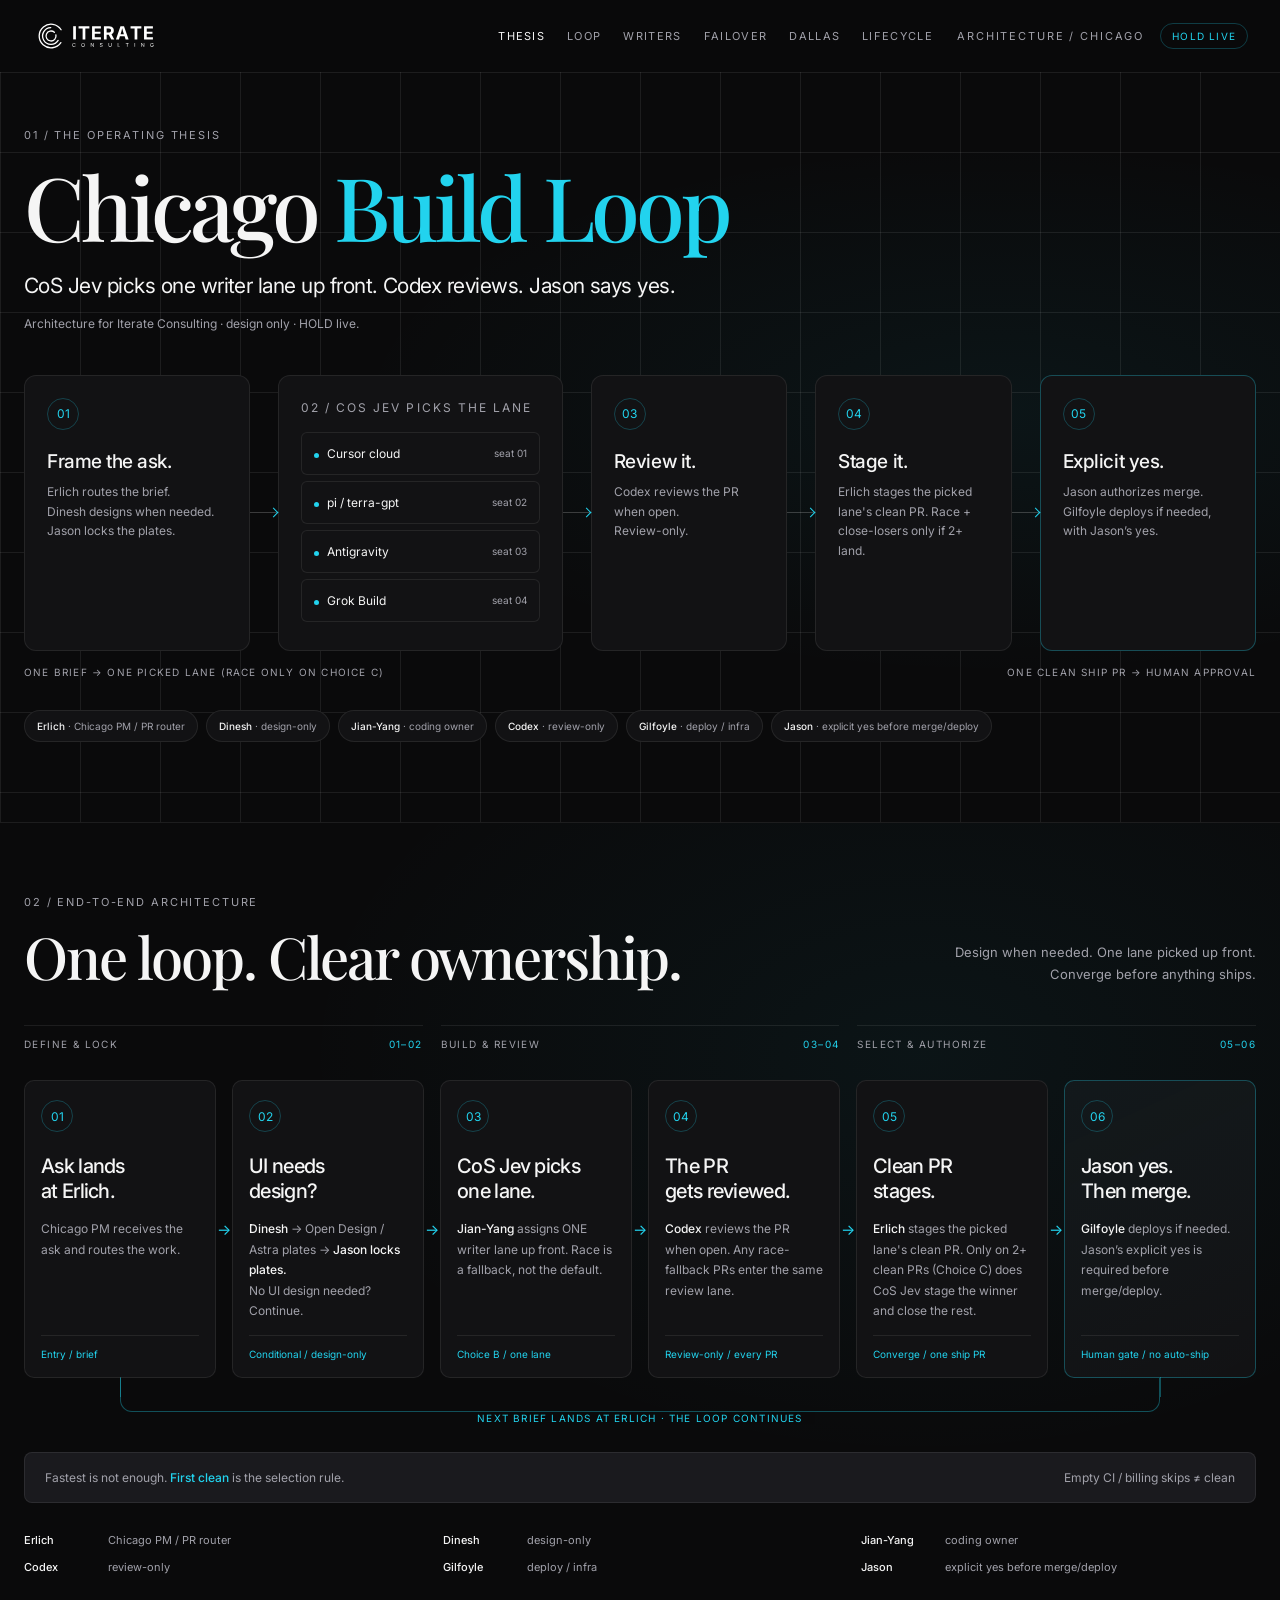
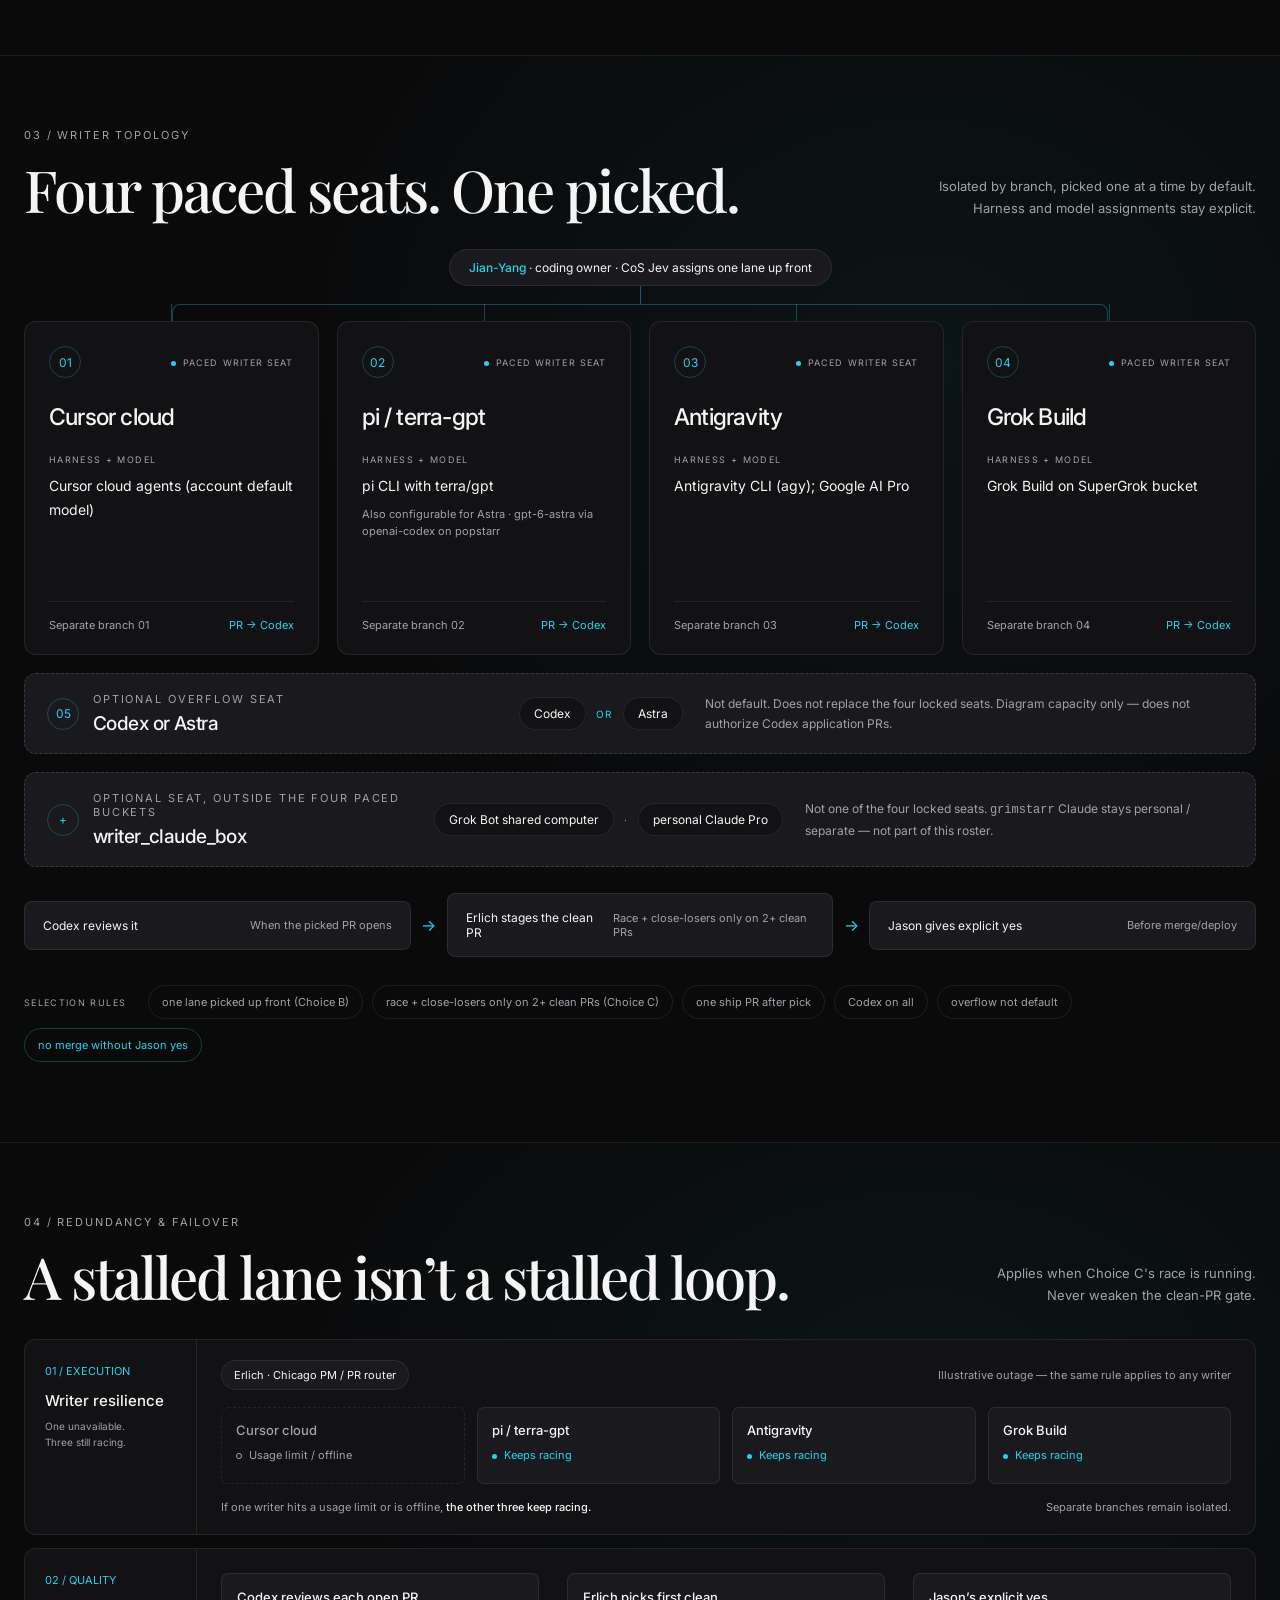
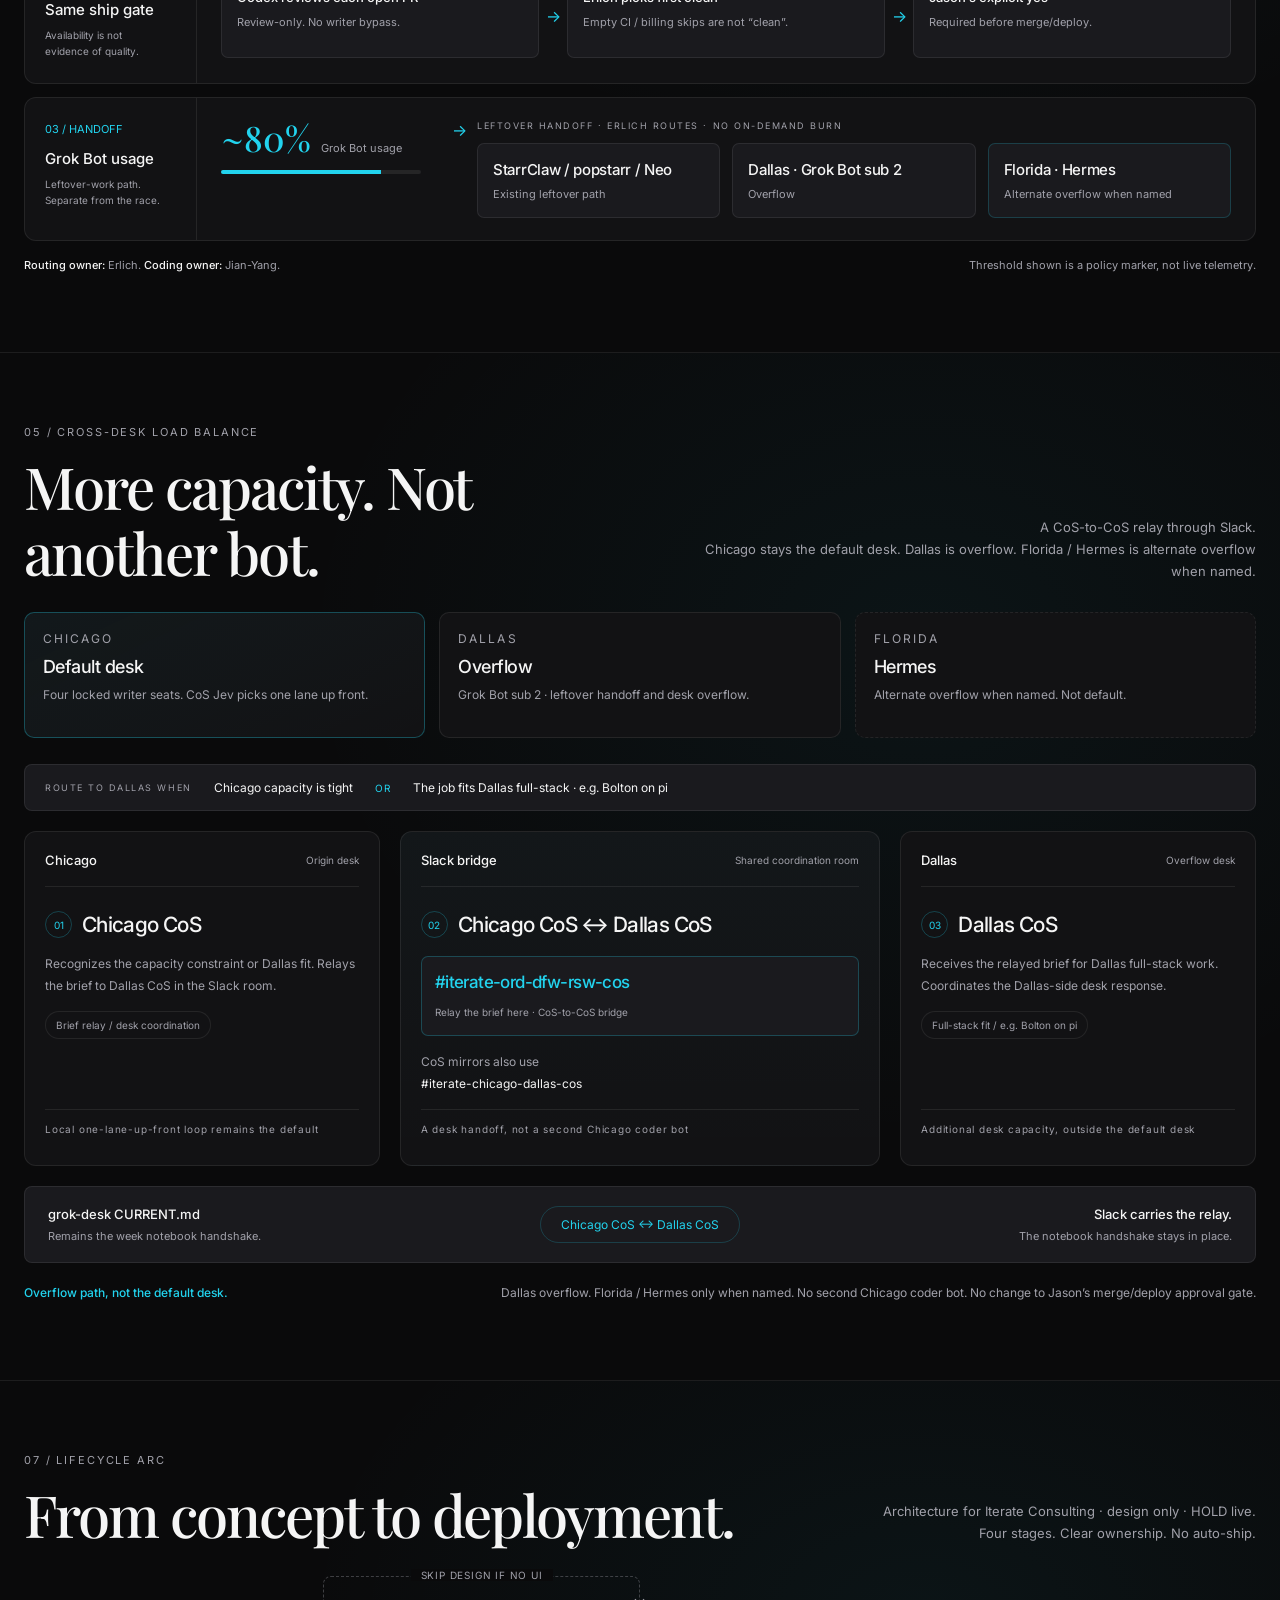
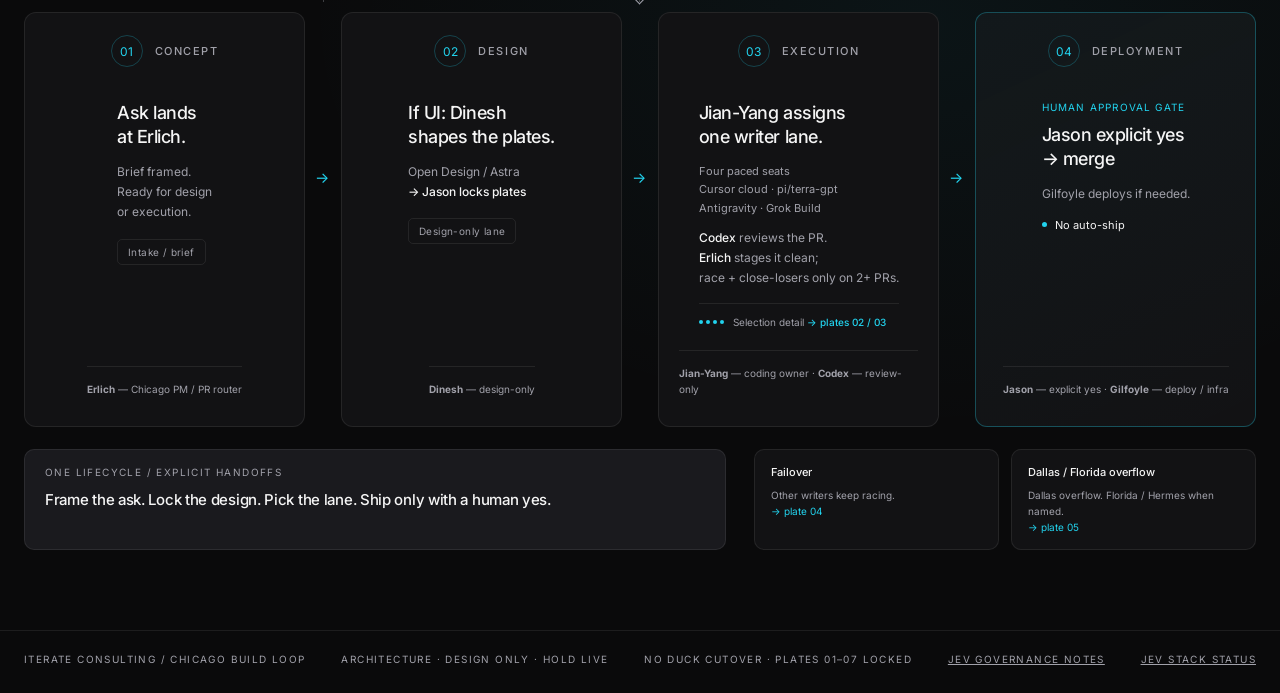
<file: index.html>
<!DOCTYPE html>
<html lang="en">
<head>
  <meta charset="UTF-8">
  <meta name="viewport" content="width=device-width, initial-scale=1">
  <meta name="color-scheme" content="dark">
  <meta name="theme-color" content="#0A0A0B">
  <meta name="robots" content="noindex, nofollow">
  <title>Chicago Build Loop — Iterate Consulting</title>
  <meta name="description" content="Architecture for Iterate Consulting. CoS Jev picks one writer lane up front. Codex reviews. Jason says yes. Design only. HOLD live.">
  <link rel="icon" href="assets/mark.svg" type="image/svg+xml">
  <link rel="preconnect" href="https://fonts.googleapis.com">
  <link rel="preconnect" href="https://fonts.gstatic.com" crossorigin>
  <link href="https://fonts.googleapis.com/css2?family=Inter:wght@400;500;600;700&family=Playfair+Display:wght@400;500;600&display=swap" rel="stylesheet">
  <link rel="stylesheet" href="css/site.css">
</head>
<body>
  <a class="skip" href="#hero">Skip to content</a>

  <header class="site-header" data-site-header>
    <a class="brand" href="#hero">
      <img class="logo" src="assets/lockup-b.svg" alt="Iterate Consulting">
    </a>
    <button class="nav-toggle" type="button" data-nav-toggle aria-expanded="false" aria-controls="site-nav">
      <span class="sr-only">Menu</span>
      <i></i><i></i>
    </button>
    <nav id="site-nav" class="site-nav" data-site-nav aria-label="Sections">
      <a href="#hero">Thesis</a>
      <a href="#loop">Loop</a>
      <a href="#writers">Writers</a>
      <a href="#failover">Failover</a>
      <a href="#dallas">Dallas</a>
      <a href="#lifecycle">Lifecycle</a>
    </nav>
    <div class="header-status">
      <span class="eyebrow">Architecture / Chicago</span>
      <span class="hold">HOLD LIVE</span>
    </div>
  </header>

  <main>
    <section id="hero" class="hero" aria-labelledby="hero-title">
      <div class="wrap">
        <p class="eyebrow">01 / The operating thesis</p>
        <h1 id="hero-title">Chicago <span>Build Loop</span></h1>
        <p class="thesis">CoS Jev picks one writer lane up front. Codex reviews. Jason says yes.</p>
        <p class="subtitle">Architecture for Iterate Consulting · design only · HOLD live.</p>

        <div class="architecture" aria-label="Build architecture overview">
          <article class="panel">
            <div class="number">01</div>
            <h2>Frame the ask.</h2>
            <p>Erlich routes the brief.<br>Dinesh designs when needed.<br>Jason locks the plates.</p>
          </article>
          <div class="connector" aria-hidden="true"></div>
          <article class="panel writer-stack">
            <p class="eyebrow">02 / CoS Jev picks the lane</p>
            <div class="writer"><span><i class="dot"></i>Cursor cloud</span><small>seat 01</small></div>
            <div class="writer"><span><i class="dot"></i>pi / terra-gpt</span><small>seat 02</small></div>
            <div class="writer"><span><i class="dot"></i>Antigravity</span><small>seat 03</small></div>
            <div class="writer"><span><i class="dot"></i>Grok Build</span><small>seat 04</small></div>
          </article>
          <div class="connector" aria-hidden="true"></div>
          <article class="panel">
            <div class="number">03</div>
            <h2>Review it.</h2>
            <p>Codex reviews the PR<br>when open.<br>Review-only.</p>
          </article>
          <div class="connector" aria-hidden="true"></div>
          <article class="panel">
            <div class="number">04</div>
            <h2>Stage it.</h2>
            <p>Erlich stages the picked<br>lane's clean PR. Race +<br>close-losers only if 2+ land.</p>
          </article>
          <div class="connector" aria-hidden="true"></div>
          <article class="panel active">
            <div class="number">05</div>
            <h2>Explicit yes.</h2>
            <p>Jason authorizes merge.<br>Gilfoyle deploys if needed,<br>with Jason’s yes.</p>
          </article>
        </div>

        <div class="diagram-label">
          <span>One brief → one picked lane (race only on Choice C)</span>
          <span>One clean ship PR → human approval</span>
        </div>

        <div class="roles" aria-label="Roles">
          <span class="role"><b>Erlich</b> · Chicago PM / PR router</span>
          <span class="role"><b>Dinesh</b> · design-only</span>
          <span class="role"><b>Jian-Yang</b> · coding owner</span>
          <span class="role"><b>Codex</b> · review-only</span>
          <span class="role"><b>Gilfoyle</b> · deploy / infra</span>
          <span class="role"><b>Jason</b> · explicit yes before merge/deploy</span>
        </div>
      </div>
    </section>

    <section id="loop" class="loop" aria-labelledby="loop-title">
      <div class="wrap">
        <div class="heading">
          <div>
            <p class="eyebrow">02 / End-to-end architecture</p>
            <h2 id="loop-title" class="display">One loop. Clear ownership.</h2>
          </div>
          <p class="lede">Design when needed. One lane picked up front.<br>Converge before anything ships.</p>
        </div>

        <div class="phases">
          <div class="phase"><span>Define &amp; lock</span><b>01–02</b></div>
          <div class="phase"><span>Build &amp; review</span><b>03–04</b></div>
          <div class="phase"><span>Select &amp; authorize</span><b>05–06</b></div>
        </div>

        <div class="cycle" aria-label="Six-step build loop, left-to-right cycle">
          <div class="flow desktop-flow">
            <article class="node">
              <div class="num">01</div>
              <h3>Ask lands<br>at Erlich.</h3>
              <p>Chicago PM receives the ask and routes the work.</p>
              <div class="tag">Entry / brief</div>
            </article>
            <article class="node">
              <div class="num">02</div>
              <h3>UI needs<br>design?</h3>
              <p><strong>Dinesh</strong> → Open Design / Astra plates → <strong>Jason locks plates.</strong><br>No UI design needed? Continue.</p>
              <div class="tag">Conditional / design-only</div>
            </article>
            <article class="node">
              <div class="num">03</div>
              <h3>CoS Jev picks<br>one lane.</h3>
              <p><strong>Jian-Yang</strong> assigns ONE writer lane up front. Race is a fallback, not the default.</p>
              <div class="tag">Choice B / one lane</div>
            </article>
            <article class="node">
              <div class="num">04</div>
              <h3>The PR<br>gets reviewed.</h3>
              <p><strong>Codex</strong> reviews the PR when open. Any race-fallback PRs enter the same review lane.</p>
              <div class="tag">Review-only / every PR</div>
            </article>
            <article class="node">
              <div class="num">05</div>
              <h3>Clean PR<br>stages.</h3>
              <p><strong>Erlich</strong> stages the picked lane's clean PR. Only on 2+ clean PRs (Choice C) does CoS Jev stage the winner and close the rest.</p>
              <div class="tag">Converge / one ship PR</div>
            </article>
            <article class="node final">
              <div class="num">06</div>
              <h3>Jason yes.<br>Then merge.</h3>
              <p><strong>Gilfoyle</strong> deploys if needed. Jason’s explicit yes is required before merge/deploy.</p>
              <div class="tag">Human gate / no auto-ship</div>
            </article>
          </div>
          <p class="cycle-return"><span>Next brief lands at Erlich · the loop continues</span></p>
        </div>

        <ol class="mobile-loop" aria-label="Six-step Chicago build loop">
          <li class="step">
            <span class="num">01</span>
            <div class="card"><h3>Ask lands at Erlich</h3><p>Chicago PM / PR router</p></div>
          </li>
          <li class="step">
            <span class="num">02</span>
            <div class="card"><h3>UI needs design? <span class="role-chip">design-only</span></h3><p>Dinesh → Open Design / Astra plates.<br>Jason locks plates. Otherwise, continue.</p></div>
          </li>
          <li class="step">
            <span class="num">03</span>
            <div class="card">
              <h3>Jian-Yang assigns one lane</h3>
              <p>Coding owner · Choice B, one lane up front</p>
              <div class="writer-tags">
                <span>Cursor cloud</span>
                <span>pi / terra-gpt</span>
                <span>Antigravity</span>
                <span>Grok Build</span>
                <span>writer_claude_box <small>(optional)</small></span>
              </div>
            </div>
          </li>
          <li class="step">
            <span class="num">04</span>
            <div class="card"><h3>Codex reviews the PR <span class="role-chip">review-only</span></h3><p>When open. Any race-fallback PRs get reviewed too.</p></div>
          </li>
          <li class="step">
            <span class="num">05</span>
            <div class="card"><h3>Erlich stages the clean PR</h3><p>Race + close-losers only on 2+ clean PRs (Choice C). Empty CI / billing skips are not “clean”.</p></div>
          </li>
          <li class="step">
            <span class="num">06</span>
            <div class="card last"><h3>Jason yes → merge</h3><p>Gilfoyle · deploy / infra · deploys if needed.<br>Jason: explicit yes before merge/deploy.</p></div>
          </li>
        </ol>

        <div class="loop-head-mobile">
          <span class="eyebrow">The loop / 6 steps</span>
          <span>1 picked lane → 1 ship PR</span>
        </div>

        <div class="guardrail">
          <span>Fastest is not enough. <b>First clean</b> is the selection rule.</span>
          <span>Empty CI / billing skips ≠ clean</span>
        </div>

        <div class="role-grid" aria-label="Exact role assignments">
          <div class="role-row"><b>Erlich</b><span>Chicago PM / PR router</span></div>
          <div class="role-row"><b>Dinesh</b><span>design-only</span></div>
          <div class="role-row"><b>Jian-Yang</b><span>coding owner</span></div>
          <div class="role-row"><b>Codex</b><span>review-only</span></div>
          <div class="role-row"><b>Gilfoyle</b><span>deploy / infra</span></div>
          <div class="role-row"><b>Jason</b><span>explicit yes before merge/deploy</span></div>
        </div>
      </div>
    </section>

    <section id="writers" class="writers" aria-labelledby="writers-title">
      <div class="wrap">
        <div class="heading">
          <div>
            <p class="eyebrow">03 / Writer topology</p>
            <h2 id="writers-title" class="display">Four paced seats. One picked.</h2>
          </div>
          <p class="lede">Isolated by branch, picked one at a time by default.<br>Harness and model assignments stay explicit.</p>
        </div>

        <div class="owner"><span><b>Jian-Yang</b> · coding owner · CoS Jev assigns one lane up front</span></div>
        <div class="bus" aria-hidden="true"></div>

        <div class="cards" aria-label="Four concurrent writer assignments">
          <article class="card">
            <div class="card-top"><span class="num">01</span><span class="parallel">Paced writer seat</span></div>
            <h3>Cursor cloud</h3>
            <p class="label">Harness + model</p>
            <p class="model">Cursor cloud agents (account default model)</p>
            <div class="branch"><span>Separate branch 01</span><span>PR → Codex</span></div>
          </article>
          <article class="card">
            <div class="card-top"><span class="num">02</span><span class="parallel">Paced writer seat</span></div>
            <h3>pi / terra-gpt</h3>
            <p class="label">Harness + model</p>
            <p class="model">pi CLI with terra/gpt <small class="config-note">Also configurable for Astra · gpt-6-astra via openai-codex on popstarr</small></p>
            <div class="branch"><span>Separate branch 02</span><span>PR → Codex</span></div>
          </article>
          <article class="card">
            <div class="card-top"><span class="num">03</span><span class="parallel">Paced writer seat</span></div>
            <h3>Antigravity</h3>
            <p class="label">Harness + model</p>
            <p class="model">Antigravity CLI (agy); Google AI Pro</p>
            <div class="branch"><span>Separate branch 03</span><span>PR → Codex</span></div>
          </article>
          <article class="card">
            <div class="card-top"><span class="num">04</span><span class="parallel">Paced writer seat</span></div>
            <h3>Grok Build</h3>
            <p class="label">Harness + model</p>
            <p class="model">Grok Build on SuperGrok bucket</p>
            <div class="branch"><span>Separate branch 04</span><span>PR → Codex</span></div>
          </article>
        </div>

        <aside class="overflow" aria-label="Optional fifth overflow seat">
          <div class="overflow-id">
            <span class="num">05</span>
            <div>
              <p class="eyebrow">Optional overflow seat</p>
              <h3>Codex or Astra</h3>
            </div>
          </div>
          <div class="choices" aria-label="Overflow choices">
            <span class="choice">Codex</span>
            <span class="or">or</span>
            <span class="choice">Astra</span>
          </div>
          <p class="overflow-copy">Not default. Does not replace the four locked seats. Diagram capacity only — does not authorize Codex application PRs.</p>
        </aside>

        <aside class="overflow" aria-label="Optional writer_claude_box seat">
          <div class="overflow-id">
            <span class="num">+</span>
            <div>
              <p class="eyebrow">Optional seat, outside the four paced buckets</p>
              <h3>writer_claude_box</h3>
            </div>
          </div>
          <div class="choices" aria-label="writer_claude_box detail">
            <span class="choice">Grok Bot shared computer</span>
            <span class="or">·</span>
            <span class="choice">personal Claude Pro</span>
          </div>
          <p class="overflow-copy">Not one of the four locked seats. <code>grimstarr</code> Claude stays personal / separate — not part of this roster.</p>
        </aside>

        <div class="review" aria-label="Selection and convergence">
          <div class="stage"><span>Codex reviews it</span><small>When the picked PR opens</small></div>
          <div class="arrow" aria-hidden="true">→</div>
          <div class="stage"><span>Erlich stages the clean PR</span><small>Race + close-losers only on 2+ clean PRs</small></div>
          <div class="arrow" aria-hidden="true">→</div>
          <div class="stage"><span>Jason gives explicit yes</span><small>Before merge/deploy</small></div>
        </div>

        <div class="rules">
          <span class="label">Selection rules</span>
          <span class="chip">one lane picked up front (Choice B)</span>
          <span class="chip">race + close-losers only on 2+ clean PRs (Choice C)</span>
          <span class="chip">one ship PR after pick</span>
          <span class="chip">Codex on all</span>
          <span class="chip">overflow not default</span>
          <span class="chip last">no merge without Jason yes</span>
        </div>
      </div>
    </section>

    <section id="failover" class="failover" aria-labelledby="failover-title">
      <div class="wrap">
        <div class="heading">
          <div>
            <p class="eyebrow">04 / Redundancy &amp; failover</p>
            <h2 id="failover-title" class="display">A stalled lane isn’t a stalled loop.</h2>
          </div>
          <p class="lede">Applies when Choice C's race is running.<br>Never weaken the clean-PR gate.</p>
        </div>

        <div class="layers" aria-label="Layered redundancy architecture">
          <article class="layer">
            <div class="layer-label">
              <span class="index">01 / EXECUTION</span>
              <h3>Writer resilience</h3>
              <p>One unavailable.<br>Three still racing.</p>
            </div>
            <div class="race">
              <div class="race-top">
                <span class="pill">Erlich · Chicago PM / PR router</span>
                <span>Illustrative outage — the same rule applies to any writer</span>
              </div>
              <div class="writer-row">
                <div class="writer unavailable"><strong>Cursor cloud</strong><small>Usage limit / offline</small></div>
                <div class="writer"><strong>pi / terra-gpt</strong><small>Keeps racing</small></div>
                <div class="writer"><strong>Antigravity</strong><small>Keeps racing</small></div>
                <div class="writer"><strong>Grok Build</strong><small>Keeps racing</small></div>
              </div>
              <div class="race-bottom">
                <span>If one writer hits a usage limit or is offline, <b>the other three keep racing.</b></span>
                <span>Separate branches remain isolated.</span>
              </div>
            </div>
          </article>

          <article class="layer">
            <div class="layer-label">
              <span class="index">02 / QUALITY</span>
              <h3>Same ship gate</h3>
              <p>Availability is not<br>evidence of quality.</p>
            </div>
            <div class="gates">
              <div class="gate"><h4>Codex reviews each open PR</h4><p>Review-only. No writer bypass.</p></div>
              <div class="arrow" aria-hidden="true">→</div>
              <div class="gate"><h4>Erlich picks first clean</h4><p>Empty CI / billing skips are not “clean”.</p></div>
              <div class="arrow" aria-hidden="true">→</div>
              <div class="gate"><h4>Jason’s explicit yes</h4><p>Required before merge/deploy.</p></div>
            </div>
          </article>

          <article class="layer">
            <div class="layer-label">
              <span class="index">03 / HANDOFF</span>
              <h3>Grok Bot usage</h3>
              <p>Leftover-work path.<br>Separate from the race.</p>
            </div>
            <div class="handoff">
              <div class="threshold">
                <strong>~80%</strong><span>Grok Bot usage</span>
                <div class="meter" aria-label="Illustrative threshold: approximately 80 percent"><i></i></div>
              </div>
              <div class="arrow" aria-hidden="true">→</div>
              <div class="destinations">
                <p class="eyebrow">Leftover handoff · Erlich routes · no on-demand burn</p>
                <div class="dest-grid">
                  <div class="destination">
                    <h4>StarrClaw / popstarr / Neo</h4>
                    <p>Existing leftover path</p>
                  </div>
                  <div class="destination">
                    <h4>Dallas · Grok Bot sub 2</h4>
                    <p>Overflow</p>
                  </div>
                  <div class="destination named">
                    <h4>Florida · Hermes</h4>
                    <p>Alternate overflow when named</p>
                  </div>
                </div>
              </div>
            </div>
          </article>
        </div>

        <div class="note">
          <span><b>Routing owner:</b> Erlich. <b>Coding owner:</b> Jian-Yang.</span>
          <span>Threshold shown is a policy marker, not live telemetry.</span>
        </div>
      </div>
    </section>

    <section id="dallas" class="dallas" aria-labelledby="dallas-title">
      <div class="wrap">
        <div class="heading">
          <div>
            <p class="eyebrow">05 / Cross-desk load balance</p>
            <h2 id="dallas-title" class="display">More capacity. Not another bot.</h2>
          </div>
          <p class="lede">A CoS-to-CoS relay through Slack.<br>Chicago stays the default desk. Dallas is overflow. Florida / Hermes is alternate overflow when named.</p>
        </div>

        <div class="desk-map" aria-label="Desk routing">
          <article class="desk default">
            <p class="eyebrow">Chicago</p>
            <h3>Default desk</h3>
            <p>Four locked writer seats. CoS Jev picks one lane up front.</p>
          </article>
          <article class="desk">
            <p class="eyebrow">Dallas</p>
            <h3>Overflow</h3>
            <p>Grok Bot sub 2 · leftover handoff and desk overflow.</p>
          </article>
          <article class="desk optional" id="florida">
            <p class="eyebrow">Florida</p>
            <h3>Hermes</h3>
            <p>Alternate overflow when named. Not default.</p>
          </article>
        </div>

        <div class="trigger">
          <span class="eyebrow">Route to Dallas when</span>
          <span>Chicago capacity is tight</span>
          <span class="or">OR</span>
          <span>The job fits Dallas full-stack · e.g. Bolton on pi</span>
        </div>

        <div class="swimlanes" aria-label="Chicago, Slack bridge, and Dallas swimlanes">
          <article class="lane">
            <div class="lane-head"><h3>Chicago</h3><span>Origin desk</span></div>
            <div class="step">
              <div class="step-top"><span class="num">01</span><h4>Chicago CoS</h4></div>
              <p>Recognizes the capacity constraint or Dallas fit. Relays the brief to Dallas CoS in the Slack room.</p>
              <span class="role">Brief relay / desk coordination</span>
            </div>
            <p class="lane-foot">Local one-lane-up-front loop remains the default</p>
          </article>
          <article class="lane bridge">
            <div class="lane-head"><h3>Slack bridge</h3><span>Shared coordination room</span></div>
            <div class="step">
              <div class="step-top"><span class="num">02</span><h4>Chicago CoS ↔ Dallas CoS</h4></div>
              <div class="channel">
                <strong>#iterate-ord-dfw-rsw-cos</strong>
                <span>Relay the brief here · CoS-to-CoS bridge</span>
              </div>
              <p class="mirror">CoS mirrors also use<br><b>#iterate-chicago-dallas-cos</b></p>
            </div>
            <p class="lane-foot">A desk handoff, not a second Chicago coder bot</p>
          </article>
          <article class="lane">
            <div class="lane-head"><h3>Dallas</h3><span>Overflow desk</span></div>
            <div class="step">
              <div class="step-top"><span class="num">03</span><h4>Dallas CoS</h4></div>
              <p>Receives the relayed brief for Dallas full-stack work. Coordinates the Dallas-side desk response.</p>
              <span class="role">Full-stack fit / e.g. Bolton on pi</span>
            </div>
            <p class="lane-foot">Additional desk capacity, outside the default desk</p>
          </article>
        </div>

        <div class="notebook" aria-label="Week notebook handshake">
          <div>
            <h3>grok-desk CURRENT.md</h3>
            <p>Remains the week notebook handshake.</p>
          </div>
          <div class="center">Chicago CoS ↔ Dallas CoS</div>
          <div class="right">
            <h3>Slack carries the relay.</h3>
            <p>The notebook handshake stays in place.</p>
          </div>
        </div>

        <div class="boundary">
          <b>Overflow path, not the default desk.</b>
          <span>Dallas overflow. Florida / Hermes only when named. No second Chicago coder bot. No change to Jason’s merge/deploy approval gate.</span>
        </div>
      </div>
    </section>

    <section id="lifecycle" class="lifecycle" aria-labelledby="lifecycle-title">
      <div class="wrap">
        <div class="heading">
          <div>
            <p class="eyebrow">07 / Lifecycle arc</p>
            <h2 id="lifecycle-title" class="display">From concept to deployment.</h2>
          </div>
          <p class="lede">Architecture for Iterate Consulting · design only · HOLD live.<br>Four stages. Clear ownership. No auto-ship.</p>
        </div>

        <div class="arc" aria-label="Concept to Design to Execution to Deployment">
          <div class="skip-arc"><span>Skip design if no UI</span></div>
          <div class="stages">
            <article class="stage">
              <div class="stage-top"><span class="number">01</span><h3>Concept</h3></div>
              <div class="content">
                <p class="lead">Ask lands<br>at Erlich.</p>
                <p class="detail">Brief framed.<br>Ready for design<br>or execution.</p>
                <span class="lane-label">Intake / brief</span>
              </div>
              <p class="role"><strong>Erlich</strong> — Chicago PM / PR router</p>
            </article>
            <article class="stage">
              <div class="stage-top"><span class="number">02</span><h3>Design</h3></div>
              <div class="content">
                <p class="lead">If UI: Dinesh<br>shapes the plates.</p>
                <p class="detail">Open Design / Astra<br><strong>→ Jason locks plates</strong></p>
                <span class="lane-label">Design-only lane</span>
              </div>
              <p class="role"><strong>Dinesh</strong> — design-only</p>
            </article>
            <article class="stage">
              <div class="stage-top"><span class="number">03</span><h3>Execution</h3></div>
              <div class="content">
                <p class="lead">Jian-Yang assigns<br>one writer lane.</p>
                <p class="writer-list">Four paced seats<br>Cursor cloud · pi/terra-gpt<br>Antigravity · Grok Build</p>
                <p class="detail"><strong>Codex</strong> reviews the PR.<br><strong>Erlich</strong> stages it clean;<br>race + close-losers only on 2+ PRs.</p>
                <p class="race"><span class="dots" aria-label="Four paced writer seats"><i></i><i></i><i></i><i></i></span><span>Selection detail <b>→ plates 02 / 03</b></span></p>
              </div>
              <p class="role"><strong>Jian-Yang</strong> — coding owner · <strong>Codex</strong> — review-only</p>
            </article>
            <article class="stage final">
              <div class="stage-top"><span class="number">04</span><h3>Deployment</h3></div>
              <div class="content">
                <p class="gate">Human approval gate</p>
                <p class="lead">Jason explicit yes<br>→ merge</p>
                <p class="detail">Gilfoyle deploys if needed.</p>
                <p class="no-ship">No auto-ship</p>
              </div>
              <p class="role"><strong>Jason</strong> — explicit yes · <strong>Gilfoyle</strong> — deploy / infra</p>
            </article>
          </div>
        </div>

        <div class="lower" aria-label="Lifecycle principles and side paths">
          <div class="principle">
            <p class="small-label">One lifecycle / explicit handoffs</p>
            <p>Frame the ask. Lock the design. Pick the lane. Ship only with a human yes.</p>
          </div>
          <div class="sidepaths">
            <a class="sidepath" href="#failover">
              <p class="label">Failover</p>
              <p>Other writers keep racing.<br><span>→ plate 04</span></p>
            </a>
            <a class="sidepath" href="#dallas">
              <p class="label">Dallas / Florida overflow</p>
              <p>Dallas overflow. Florida / Hermes when named.<br><span>→ plate 05</span></p>
            </a>
          </div>
        </div>
      </div>
    </section>
  </main>

  <footer class="site-footer">
    <div class="wrap">
      <span>Iterate Consulting / Chicago Build Loop</span>
      <span>Architecture · design only · HOLD live</span>
      <span>No Duck cutover · plates 01–07 locked</span>
      <span><a href="jev.html">Jev governance notes</a></span>
      <span><a href="/jev-stack/">Jev stack status</a></span>
    </div>
  </footer>

  <script src="js/site.js"></script>
</body>
</html>
</file>
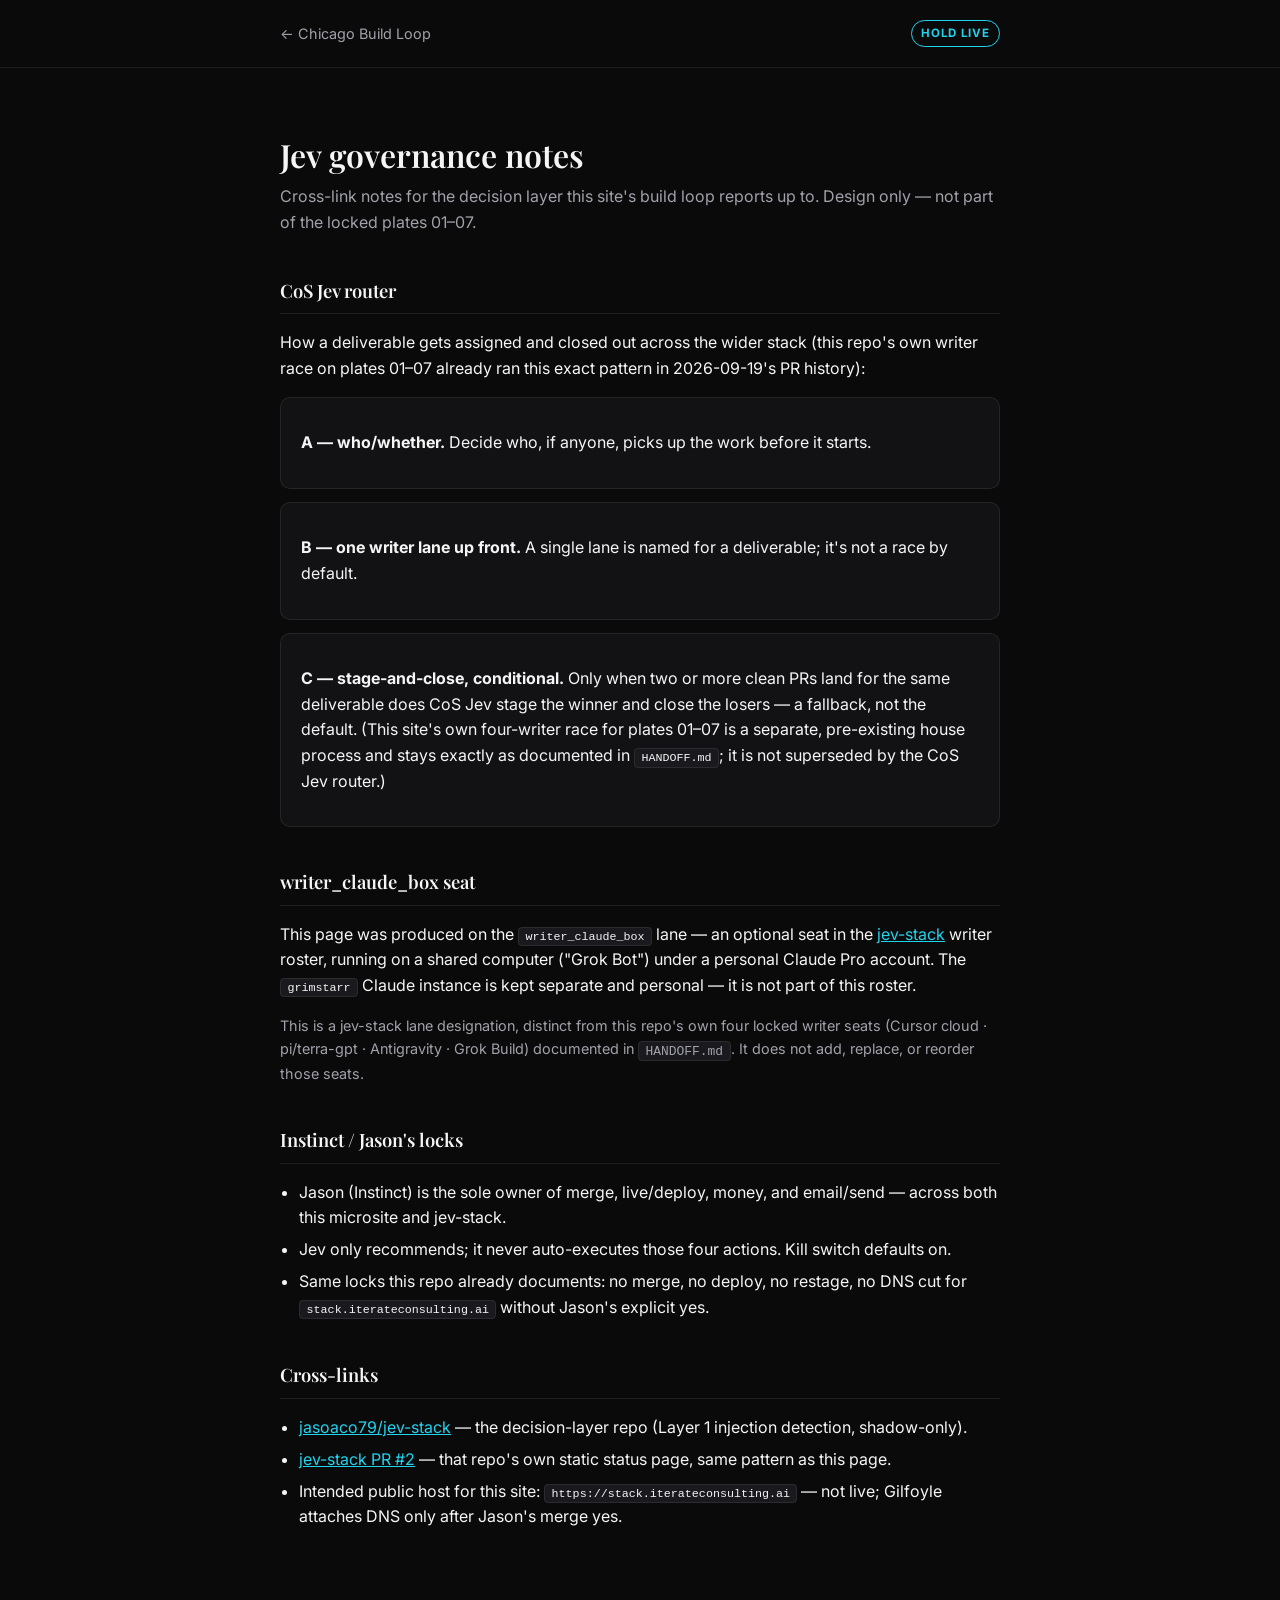
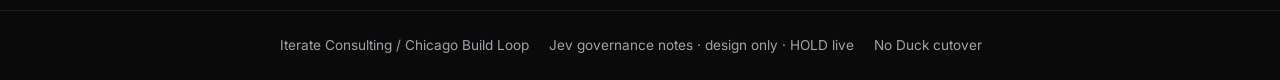
<file: jev.html>
<!DOCTYPE html>
<html lang="en">
<head>
  <meta charset="UTF-8">
  <meta name="viewport" content="width=device-width, initial-scale=1">
  <meta name="color-scheme" content="dark">
  <meta name="theme-color" content="#0A0A0B">
  <meta name="robots" content="noindex, nofollow">
  <title>Jev governance notes — Chicago Build Loop</title>
  <meta name="description" content="Cross-link notes: CoS Jev router, writer_claude_box seat, and Instinct/Jason's exclusive locks. Design only. HOLD live.">
  <link rel="icon" href="assets/mark.svg" type="image/svg+xml">
  <link rel="preconnect" href="https://fonts.googleapis.com">
  <link rel="preconnect" href="https://fonts.gstatic.com" crossorigin>
  <link href="https://fonts.googleapis.com/css2?family=Inter:wght@400;500;600;700&family=Playfair+Display:wght@400;500;600&display=swap" rel="stylesheet">
  <style>
    :root {
      --void: #0A0A0B;
      --panel: #121214;
      --raised: #1A1A1E;
      --hairline: rgba(255,255,255,0.08);
      --text: #F5F5F5;
      --muted: #A1A1AA;
      --accent: #22D3EE;
    }
    * { box-sizing: border-box; }
    body {
      margin: 0;
      background: var(--void);
      color: var(--text);
      font-family: Inter, -apple-system, BlinkMacSystemFont, sans-serif;
      line-height: 1.6;
    }
    .wrap { max-width: 760px; margin: 0 auto; padding: 0 1.25rem; }
    header.top {
      border-bottom: 1px solid var(--hairline);
      padding: 1.25rem 0;
    }
    header.top .wrap { display: flex; align-items: center; justify-content: space-between; gap: 1rem; flex-wrap: wrap; }
    header.top a.back { color: var(--muted); text-decoration: none; font-size: 0.9rem; }
    header.top a.back:hover { color: var(--accent); }
    .hold {
      font-size: 0.72rem;
      font-weight: 700;
      letter-spacing: 0.06em;
      color: var(--accent);
      border: 1px solid var(--accent);
      border-radius: 999px;
      padding: 0.2rem 0.6rem;
    }
    main { padding: 2.5rem 0 4rem; }
    h1 { font-family: "Playfair Display", serif; font-weight: 600; font-size: 2rem; margin-bottom: 0.25rem; }
    .subtitle { color: var(--muted); margin-top: 0; }
    h2 {
      font-family: "Playfair Display", serif;
      font-weight: 600;
      font-size: 1.15rem;
      margin-top: 2.5rem;
      border-bottom: 1px solid var(--hairline);
      padding-bottom: 0.5rem;
    }
    .card {
      background: var(--panel);
      border: 1px solid var(--hairline);
      border-radius: 10px;
      padding: 1rem 1.25rem;
      margin: 0.85rem 0;
    }
    .card strong { color: var(--text); }
    ul { padding-left: 1.2rem; }
    li { margin: 0.4rem 0; color: var(--text); }
    code {
      background: var(--raised);
      border: 1px solid var(--hairline);
      border-radius: 4px;
      padding: 0.1rem 0.4rem;
      font-size: 0.9em;
    }
    a { color: var(--accent); }
    .note { color: var(--muted); font-size: 0.9rem; }
    footer.site-footer {
      border-top: 1px solid var(--hairline);
      padding: 1.5rem 0;
      color: var(--muted);
      font-size: 0.85rem;
    }
    footer.site-footer .wrap { display: flex; gap: 1.25rem; flex-wrap: wrap; }
  </style>
</head>
<body>
  <header class="top">
    <div class="wrap">
      <a class="back" href="index.html">&larr; Chicago Build Loop</a>
      <span class="hold">HOLD LIVE</span>
    </div>
  </header>

  <main>
    <div class="wrap">
      <h1>Jev governance notes</h1>
      <p class="subtitle">Cross-link notes for the decision layer this site's build loop reports up to. Design only — not part of the locked plates 01&ndash;07.</p>

      <section>
        <h2>CoS Jev router</h2>
        <p>How a deliverable gets assigned and closed out across the wider stack (this repo's own writer race on plates 01&ndash;07 already ran this exact pattern in 2026-09-19's PR history):</p>
        <div class="card">
          <p><strong>A &mdash; who/whether.</strong> Decide who, if anyone, picks up the work before it starts.</p>
        </div>
        <div class="card">
          <p><strong>B &mdash; one writer lane up front.</strong> A single lane is named for a deliverable; it's not a race by default.</p>
        </div>
        <div class="card">
          <p><strong>C &mdash; stage-and-close, conditional.</strong> Only when two or more clean PRs land for the same deliverable does CoS Jev stage the winner and close the losers &mdash; a fallback, not the default. (This site's own four-writer race for plates 01&ndash;07 is a separate, pre-existing house process and stays exactly as documented in <code>HANDOFF.md</code>; it is not superseded by the CoS Jev router.)</p>
        </div>
      </section>

      <section>
        <h2>writer_claude_box seat</h2>
        <p>
          This page was produced on the <code>writer_claude_box</code> lane &mdash; an
          optional seat in the <a href="https://github.com/jasoaco79/jev-stack">jev-stack</a>
          writer roster, running on a shared computer ("Grok Bot") under a personal
          Claude Pro account. The <code>grimstarr</code> Claude instance is kept
          separate and personal &mdash; it is not part of this roster.
        </p>
        <p class="note">
          This is a jev-stack lane designation, distinct from this repo's own four
          locked writer seats (Cursor cloud &middot; pi/terra-gpt &middot; Antigravity &middot;
          Grok Build) documented in <code>HANDOFF.md</code>. It does not add, replace, or
          reorder those seats.
        </p>
      </section>

      <section>
        <h2>Instinct / Jason's locks</h2>
        <ul>
          <li>Jason (Instinct) is the sole owner of merge, live/deploy, money, and email/send &mdash; across both this microsite and jev-stack.</li>
          <li>Jev only recommends; it never auto-executes those four actions. Kill switch defaults on.</li>
          <li>Same locks this repo already documents: no merge, no deploy, no restage, no DNS cut for <code>stack.iterateconsulting.ai</code> without Jason's explicit yes.</li>
        </ul>
      </section>

      <section>
        <h2>Cross-links</h2>
        <ul>
          <li><a href="https://github.com/jasoaco79/jev-stack">jasoaco79/jev-stack</a> &mdash; the decision-layer repo (Layer 1 injection detection, shadow-only).</li>
          <li><a href="https://github.com/jasoaco79/jev-stack/pull/2">jev-stack PR #2</a> &mdash; that repo's own static status page, same pattern as this page.</li>
          <li>Intended public host for this site: <code>https://stack.iterateconsulting.ai</code> &mdash; not live; Gilfoyle attaches DNS only after Jason's merge yes.</li>
        </ul>
      </section>
    </div>
  </main>

  <footer class="site-footer">
    <div class="wrap">
      <span>Iterate Consulting / Chicago Build Loop</span>
      <span>Jev governance notes · design only · HOLD live</span>
      <span>No Duck cutover</span>
    </div>
  </footer>
</body>
</html>
</file>
<file: css/site.css>
:root {
  --bg: #0A0A0B;
  --panel: #121214;
  --raised: #1A1A1E;
  --line: rgba(255, 255, 255, 0.08);
  --accent: #22D3EE;
  --text: #F5F5F5;
  --muted: #A1A1AA;
  --header: 72px;
  --wrap: 1312px;
}

* { box-sizing: border-box; }

html {
  scroll-behavior: smooth;
  color-scheme: dark;
}

html, body {
  margin: 0;
  background: var(--bg);
  color: var(--text);
  font-family: Inter, system-ui, sans-serif;
}

body.nav-open { overflow: hidden; }

img { max-width: 100%; display: block; }

a { color: inherit; }

.sr-only {
  position: absolute;
  width: 1px;
  height: 1px;
  padding: 0;
  margin: -1px;
  overflow: hidden;
  clip: rect(0, 0, 0, 0);
  white-space: nowrap;
  border: 0;
}

.skip {
  position: absolute;
  left: 16px;
  top: -40px;
  z-index: 40;
  background: var(--raised);
  color: var(--text);
  padding: 8px 12px;
  border-radius: 6px;
}

.skip:focus { top: 16px; }

.wrap {
  width: min(var(--wrap), calc(100% - 48px));
  margin: 0 auto;
}

.eyebrow {
  font-size: 11px;
  letter-spacing: 0.17em;
  text-transform: uppercase;
  color: var(--muted);
  margin: 0;
}

.hold {
  color: var(--accent);
  border: 1px solid rgba(34, 211, 238, 0.25);
  border-radius: 20px;
  padding: 6px 11px;
  font-size: 10px;
  letter-spacing: 0.12em;
  white-space: nowrap;
}

.display {
  font: 500 58px/1.15 "Playfair Display", Georgia, serif;
  letter-spacing: -0.035em;
  margin: 14px 0 0;
}

.heading {
  display: flex;
  align-items: flex-end;
  justify-content: space-between;
  gap: 32px;
}

.lede {
  font-size: 13px;
  line-height: 1.7;
  color: var(--muted);
  margin: 0 0 4px;
  text-align: right;
}

.num,
.number {
  width: 32px;
  height: 32px;
  border: 1px solid rgba(34, 211, 238, 0.25);
  border-radius: 50%;
  display: flex;
  align-items: center;
  justify-content: center;
  font-size: 12px;
  color: var(--accent);
  flex-shrink: 0;
}

/* Header */

.site-header {
  position: sticky;
  top: 0;
  z-index: 20;
  min-height: var(--header);
  display: flex;
  align-items: center;
  gap: 24px;
  padding: 16px 32px;
  background: rgba(10, 10, 11, 0.92);
  border-bottom: 1px solid transparent;
  backdrop-filter: blur(16px);
}

.site-header.is-scrolled { border-bottom-color: var(--line); }

.brand { display: flex; align-items: center; flex-shrink: 0; }

.logo {
  width: 210px;
  height: 38px;
  object-fit: contain;
  object-position: left;
}

.site-nav {
  display: flex;
  gap: 22px;
  margin-left: auto;
}

.site-nav a {
  font-size: 11px;
  letter-spacing: 0.12em;
  text-transform: uppercase;
  color: var(--muted);
  text-decoration: none;
}

.site-nav a:hover,
.site-nav a.is-active {
  color: var(--text);
}

.header-status {
  display: flex;
  gap: 16px;
  align-items: center;
  flex-shrink: 0;
}

.nav-toggle {
  display: none;
  width: 40px;
  height: 40px;
  margin-left: auto;
  background: transparent;
  border: 1px solid var(--line);
  border-radius: 8px;
  padding: 0;
}

.nav-toggle i {
  display: block;
  width: 16px;
  height: 1px;
  margin: 5px auto;
  background: var(--text);
}

/* Shared section chrome */

section {
  position: relative;
  padding: 72px 0 80px;
  border-top: 1px solid var(--line);
  scroll-margin-top: calc(var(--header) + 8px);
}

section:before {
  content: "";
  position: absolute;
  inset: 0;
  pointer-events: none;
  background: radial-gradient(ellipse at 72% 28%, rgba(34, 211, 238, 0.05), transparent 48%);
}

.hero { border-top: 0; padding-top: 56px; }

.hero:before {
  background:
    linear-gradient(var(--line) 1px, transparent 1px),
    linear-gradient(90deg, var(--line) 1px, transparent 1px),
    radial-gradient(ellipse at 78% 45%, rgba(34, 211, 238, 0.055), transparent 46%);
  background-size: 80px 80px, 80px 80px, auto;
  opacity: 1;
}

.hero .wrap,
.loop .wrap,
.writers .wrap,
.failover .wrap,
.dallas .wrap,
.lifecycle .wrap { position: relative; }

/* Hero */

.hero h1 {
  font: 500 clamp(46px, 7vw, 88px)/1.05 "Playfair Display", Georgia, serif;
  letter-spacing: -0.045em;
  margin: 18px 0;
}

.hero h1 span { color: var(--accent); }

.thesis {
  font-size: 21px;
  line-height: 1.5;
  margin: 0 0 14px;
  letter-spacing: -0.025em;
}

.subtitle {
  font-size: 12px;
  color: var(--muted);
  margin: 0;
}

.architecture {
  margin-top: 44px;
  display: grid;
  grid-template-columns: minmax(180px, 1.15fr) 28px minmax(220px, 1.45fr) 28px minmax(160px, 1fr) 28px minmax(160px, 1fr) 28px minmax(180px, 1.1fr);
  align-items: stretch;
}

.architecture .panel {
  border: 1px solid var(--line);
  background: var(--panel);
  border-radius: 12px;
  padding: 22px;
  min-height: 204px;
}

.architecture .panel.active { border-color: rgba(34, 211, 238, 0.3); }

.architecture .number { margin-bottom: 20px; }

.architecture h2 {
  font-size: 19px;
  font-weight: 500;
  margin: 0 0 9px;
  letter-spacing: -0.025em;
}

.architecture p {
  font-size: 12px;
  color: var(--muted);
  line-height: 1.65;
  margin: 0;
}

.connector {
  height: 1px;
  background: rgba(255, 255, 255, 0.2);
  align-self: center;
  position: relative;
}

.connector:after {
  content: "";
  position: absolute;
  right: 1px;
  top: -3px;
  width: 6px;
  height: 6px;
  border-top: 1px solid var(--accent);
  border-right: 1px solid var(--accent);
  transform: rotate(45deg);
}

.writer-stack {
  background: var(--raised);
  padding: 17px;
}

.writer-stack .eyebrow { margin: 0 0 14px; }

.writer {
  height: 43px;
  background: var(--panel);
  border: 1px solid var(--line);
  border-radius: 6px;
  display: flex;
  align-items: center;
  justify-content: space-between;
  padding: 0 12px;
  margin: 6px 0;
  font-size: 12px;
}

.writer small { color: var(--muted); font-size: 10px; }

.dot {
  display: inline-block;
  width: 5px;
  height: 5px;
  background: var(--accent);
  border-radius: 50%;
  margin-right: 8px;
}

.diagram-label {
  margin-top: 15px;
  display: flex;
  justify-content: space-between;
  color: var(--muted);
  font-size: 10px;
  letter-spacing: 0.12em;
  text-transform: uppercase;
}

.roles {
  display: flex;
  flex-wrap: wrap;
  gap: 8px;
  margin-top: 32px;
}

.role {
  font-size: 10px;
  color: var(--muted);
  padding: 9px 12px;
  border: 1px solid var(--line);
  border-radius: 30px;
  background: var(--panel);
}

.role b { color: var(--text); font-weight: 500; }

/* Loop */

.phases {
  display: grid;
  grid-template-columns: 2fr 2fr 2fr;
  gap: 18px;
  margin: 36px 0 18px;
}

.phase {
  padding: 12px 0;
  border-top: 1px solid var(--line);
  display: flex;
  justify-content: space-between;
  font-size: 10px;
  letter-spacing: 0.14em;
  text-transform: uppercase;
  color: var(--muted);
}

.phase b { color: var(--accent); font-weight: 400; }

.cycle {
  position: relative;
  padding-bottom: 8px;
}

.desktop-flow {
  display: grid;
  grid-template-columns: repeat(6, minmax(0, 1fr));
  gap: 16px;
  position: relative;
  z-index: 1;
}

.node {
  min-height: 298px;
  padding: 19px 16px;
  background: var(--panel);
  border: 1px solid var(--line);
  border-radius: 10px;
  position: relative;
}

.node:not(:last-child):after {
  content: "→";
  position: absolute;
  right: -17px;
  top: 139px;
  width: 17px;
  text-align: center;
  color: var(--accent);
  z-index: 2;
  font-size: 15px;
}

.cycle .node:first-child:before,
.cycle .node.final:after {
  content: "";
  position: absolute;
  left: 50%;
  bottom: -20px;
  width: 1px;
  height: 20px;
  background: rgba(34, 211, 238, 0.35);
  z-index: 1;
}

.cycle .node.final:after {
  right: auto;
  top: auto;
  font-size: 0;
}

.cycle-return {
  position: relative;
  height: 46px;
  margin: 0 calc((100% - 80px) / 12);
  display: flex;
  align-items: flex-end;
  justify-content: center;
}

.cycle-return:before {
  content: "";
  position: absolute;
  left: 0;
  right: 0;
  top: 0;
  bottom: 12px;
  border: 1px solid rgba(34, 211, 238, 0.35);
  border-top: 0;
  border-radius: 0 0 12px 12px;
}

.cycle-return:after {
  content: "";
  position: absolute;
  left: -4px;
  top: -5px;
  width: 7px;
  height: 7px;
  border-top: 1px solid var(--accent);
  border-right: 1px solid var(--accent);
  transform: rotate(-45deg);
}

.cycle-return span {
  position: relative;
  z-index: 1;
  background: var(--bg);
  padding: 0 12px;
  font-size: 10px;
  letter-spacing: 0.12em;
  text-transform: uppercase;
  color: var(--accent);
}

.node .num { margin-bottom: 22px; }

.node h3 {
  font-size: 20px;
  font-weight: 500;
  line-height: 1.25;
  letter-spacing: -0.035em;
  margin: 0 0 15px;
}

.node p {
  font-size: 12px;
  line-height: 1.7;
  color: var(--muted);
  margin: 0;
}

.node p strong { font-weight: 500; color: var(--text); }

.node .tag {
  position: absolute;
  bottom: 17px;
  left: 16px;
  right: 16px;
  padding-top: 12px;
  border-top: 1px solid var(--line);
  font-size: 10px;
  color: var(--accent);
}

.node.final {
  border-color: rgba(34, 211, 238, 0.3);
  background: linear-gradient(155deg, rgba(34, 211, 238, 0.035), transparent), var(--panel);
}

.mobile-loop,
.loop-head-mobile { display: none; }

.guardrail {
  display: flex;
  justify-content: space-between;
  align-items: center;
  gap: 16px;
  margin-top: 20px;
  border: 1px solid var(--line);
  border-radius: 8px;
  padding: 17px 20px;
  background: var(--raised);
  font-size: 12px;
}

.guardrail span { color: var(--muted); }
.guardrail b { color: var(--accent); font-weight: 500; }

.role-grid {
  display: grid;
  grid-template-columns: repeat(3, 1fr);
  gap: 10px 24px;
  margin-top: 29px;
}

.role-row {
  display: flex;
  gap: 12px;
  font-size: 11px;
  line-height: 1.5;
}

.role-row b { min-width: 72px; font-weight: 500; }
.role-row span { color: var(--muted); }

/* Writers */

.owner {
  display: flex;
  justify-content: center;
  margin-top: 26px;
}

.owner span {
  padding: 10px 19px;
  background: var(--raised);
  border: 1px solid var(--line);
  border-radius: 24px;
  font-size: 12px;
}

.owner b { color: var(--accent); font-weight: 500; }

.bus {
  height: 35px;
  position: relative;
  margin: 0 12%;
}

.bus:before {
  content: "";
  position: absolute;
  left: 50%;
  top: 0;
  height: 18px;
  width: 1px;
  background: rgba(34, 211, 238, 0.4);
}

.bus:after {
  content: "";
  position: absolute;
  left: 0;
  right: 0;
  top: 18px;
  height: 17px;
  border-top: 1px solid rgba(34, 211, 238, 0.3);
  border-left: 1px solid rgba(34, 211, 238, 0.3);
  border-right: 1px solid rgba(34, 211, 238, 0.3);
  border-radius: 8px 8px 0 0;
}

.writers .cards {
  display: grid;
  grid-template-columns: repeat(4, minmax(0, 1fr));
  gap: 18px;
}

.writers .card {
  min-height: 334px;
  padding: 24px;
  background: var(--panel);
  border: 1px solid var(--line);
  border-radius: 12px;
  position: relative;
}

.writers .card:before {
  content: "";
  position: absolute;
  width: 1px;
  height: 17px;
  background: rgba(34, 211, 238, 0.3);
  left: 50%;
  top: -18px;
}

.card-top {
  display: flex;
  justify-content: space-between;
  align-items: center;
  margin-bottom: 25px;
}

.parallel {
  font-size: 9px;
  letter-spacing: 0.12em;
  text-transform: uppercase;
  color: var(--muted);
}

.parallel:before {
  content: "";
  display: inline-block;
  width: 5px;
  height: 5px;
  background: var(--accent);
  border-radius: 50%;
  margin-right: 7px;
}

.writers h3 {
  font-size: 23px;
  letter-spacing: -0.035em;
  font-weight: 500;
  margin: 0 0 23px;
}

.writers .label,
.rules .label {
  font-size: 9px;
  letter-spacing: 0.15em;
  color: var(--muted);
  text-transform: uppercase;
  margin-bottom: 9px;
}

.model {
  font-size: 14px;
  line-height: 1.7;
  margin: 0;
  min-height: 78px;
}

.config-note {
  display: block;
  margin-top: 8px;
  font-size: 11px;
  line-height: 1.55;
  color: var(--muted);
  font-weight: 400;
}

.overflow {
  margin-top: 18px;
  border: 1px dashed rgba(255, 255, 255, 0.14);
  border-radius: 12px;
  background: var(--raised);
  padding: 18px 22px;
  display: grid;
  grid-template-columns: minmax(220px, 1.15fr) auto minmax(240px, 1.35fr);
  gap: 22px;
  align-items: center;
}

.overflow-id {
  display: flex;
  align-items: center;
  gap: 14px;
}

.overflow h3 {
  font-size: 19px;
  letter-spacing: -0.03em;
  font-weight: 500;
  margin: 6px 0 0;
}

.choices {
  display: flex;
  align-items: center;
  gap: 10px;
}

.choice {
  font-size: 12px;
  border: 1px solid var(--line);
  border-radius: 20px;
  padding: 8px 14px;
  color: var(--text);
  background: var(--panel);
}

.overflow .or {
  font-size: 10px;
  letter-spacing: 0.12em;
  text-transform: uppercase;
  color: var(--accent);
}

.overflow-copy {
  font-size: 12px;
  line-height: 1.65;
  color: var(--muted);
  margin: 0;
}

.branch {
  position: absolute;
  bottom: 22px;
  left: 24px;
  right: 24px;
  border-top: 1px solid var(--line);
  padding-top: 16px;
  display: flex;
  justify-content: space-between;
  color: var(--muted);
  font-size: 11px;
}

.branch span:last-child { color: var(--accent); }

.review {
  margin-top: 26px;
  display: grid;
  grid-template-columns: 1fr 36px 1fr 36px 1fr;
  align-items: center;
}

.stage {
  background: var(--raised);
  border: 1px solid var(--line);
  border-radius: 8px;
  padding: 16px 18px;
  display: flex;
  align-items: center;
  justify-content: space-between;
  gap: 12px;
  font-size: 12px;
}

.stage small { font-size: 11px; color: var(--muted); }

.arrow { text-align: center; color: var(--accent); }

.rules {
  margin-top: 28px;
  display: flex;
  flex-wrap: wrap;
  gap: 9px;
  align-items: center;
}

.rules .label { margin: 0 13px 0 0; }

.chip {
  font-size: 11px;
  border: 1px solid var(--line);
  border-radius: 20px;
  padding: 9px 13px;
  color: var(--muted);
}

.chip.last {
  color: var(--accent);
  border-color: rgba(34, 211, 238, 0.25);
}

/* Failover */

.layers {
  margin-top: 29px;
  display: flex;
  flex-direction: column;
  gap: 13px;
}

.layer {
  display: grid;
  grid-template-columns: 172px 1fr;
  border: 1px solid var(--line);
  border-radius: 12px;
  background: var(--panel);
  overflow: hidden;
}

.layer-label { padding: 24px 20px; border-right: 1px solid var(--line); }

.layer-label .index {
  font-size: 11px;
  color: var(--accent);
  display: block;
  margin-bottom: 12px;
}

.layer-label h3 {
  font-size: 15px;
  line-height: 1.4;
  font-weight: 500;
  margin: 0 0 7px;
}

.layer-label p {
  font-size: 10px;
  color: var(--muted);
  line-height: 1.6;
  margin: 0;
}

.race { padding: 20px 24px; }

.race-top {
  display: flex;
  justify-content: space-between;
  align-items: center;
  gap: 12px;
  margin-bottom: 17px;
  font-size: 11px;
  color: var(--muted);
}

.pill {
  border: 1px solid var(--line);
  border-radius: 20px;
  padding: 7px 12px;
  color: var(--text);
  background: var(--raised);
}

.writer-row {
  display: grid;
  grid-template-columns: repeat(4, 1fr);
  gap: 12px;
}

.failover .writer {
  height: auto;
  min-height: 77px;
  background: var(--raised);
  border-radius: 7px;
  padding: 14px;
  display: block;
  margin: 0;
}

.failover .writer strong {
  display: block;
  font-size: 13px;
  font-weight: 500;
  margin-bottom: 9px;
}

.failover .writer small {
  color: var(--accent);
  font-size: 11px;
}

.failover .writer small:before {
  content: "";
  display: inline-block;
  width: 5px;
  height: 5px;
  border-radius: 50%;
  background: var(--accent);
  margin-right: 7px;
}

.failover .writer.unavailable {
  background: transparent;
  border-style: dashed;
}

.failover .writer.unavailable strong,
.failover .writer.unavailable small { color: var(--muted); }

.failover .writer.unavailable small:before {
  background: none;
  border: 1px solid var(--muted);
  width: 4px;
  height: 4px;
}

.race-bottom {
  display: flex;
  justify-content: space-between;
  gap: 16px;
  padding-top: 16px;
  font-size: 11px;
  color: var(--muted);
}

.race-bottom b { color: var(--text); font-weight: 500; }

.gates {
  padding: 24px;
  display: grid;
  grid-template-columns: 1fr 28px 1fr 28px 1fr;
  align-items: center;
}

.gates .gate {
  min-height: 85px;
  padding: 15px;
  border: 1px solid var(--line);
  border-radius: 7px;
  background: var(--raised);
}

.gates .gate h4 { font-size: 13px; font-weight: 500; margin: 0 0 9px; }

.gates .gate p { font-size: 11px; line-height: 1.55; color: var(--muted); margin: 0; }

.handoff {
  padding: 22px 24px;
  display: grid;
  grid-template-columns: 220px 36px 1fr;
  align-items: start;
}

.destinations .eyebrow {
  font-size: 9px;
  margin: 0 0 12px;
}

.dest-grid {
  display: grid;
  grid-template-columns: repeat(3, minmax(0, 1fr));
  gap: 12px;
}

.threshold { padding-right: 20px; }

.threshold strong {
  font: 500 35px/1 "Playfair Display", Georgia, serif;
  color: var(--accent);
}

.threshold span {
  font-size: 11px;
  color: var(--muted);
  margin-left: 10px;
}

.meter {
  height: 4px;
  background: rgba(255, 255, 255, 0.08);
  margin-top: 14px;
  border-radius: 8px;
  overflow: hidden;
}

.meter i {
  display: block;
  height: 100%;
  width: 80%;
  background: var(--accent);
}

.destination {
  padding: 16px 15px;
  background: var(--raised);
  border: 1px solid var(--line);
  border-radius: 7px;
}

.destination.named {
  border-color: rgba(34, 211, 238, 0.2);
}

.destination .eyebrow { font-size: 9px; margin-bottom: 8px; }

.destination h4 {
  font-size: 15px;
  font-weight: 500;
  letter-spacing: -0.02em;
  margin: 0 0 8px;
}

.destination p:last-child {
  font-size: 11px;
  color: var(--muted);
  margin: 0;
}

.note {
  display: flex;
  justify-content: space-between;
  gap: 16px;
  margin-top: 17px;
  font-size: 11px;
  color: var(--muted);
}

.note b { font-weight: 500; color: var(--text); }

.desk-map {
  margin-top: 26px;
  display: grid;
  grid-template-columns: repeat(3, minmax(0, 1fr));
  gap: 14px;
}

.desk {
  min-height: 126px;
  padding: 16px 18px;
  background: var(--panel);
  border: 1px solid var(--line);
  border-radius: 10px;
}

.desk.default {
  border-color: rgba(34, 211, 238, 0.3);
  background: linear-gradient(155deg, rgba(34, 211, 238, 0.035), transparent), var(--panel);
}

.desk.optional {
  border-style: dashed;
}

.desk h3 {
  font-size: 18px;
  letter-spacing: -0.03em;
  font-weight: 500;
  margin: 8px 0 8px;
}

.desk p {
  font-size: 12px;
  line-height: 1.6;
  color: var(--muted);
  margin: 0;
}

/* Dallas */

.trigger {
  margin-top: 26px;
  border: 1px solid var(--line);
  border-radius: 8px;
  background: var(--raised);
  padding: 15px 20px;
  display: flex;
  align-items: center;
  flex-wrap: wrap;
  gap: 22px;
  font-size: 12px;
}

.trigger .eyebrow { font-size: 9px; }
.or { color: var(--accent); font-size: 10px; letter-spacing: 0.12em; }

.swimlanes {
  margin-top: 20px;
  display: grid;
  grid-template-columns: 1fr 1.35fr 1fr;
  gap: 20px;
}

.lane {
  min-height: 331px;
  border: 1px solid var(--line);
  border-radius: 12px;
  background: var(--panel);
  padding: 20px;
  display: flex;
  flex-direction: column;
}

.lane.bridge {
  background: linear-gradient(180deg, rgba(34, 211, 238, 0.025), transparent), var(--panel);
}

.lane-head {
  display: flex;
  justify-content: space-between;
  align-items: center;
  padding-bottom: 18px;
  border-bottom: 1px solid var(--line);
}

.lane-head h3 { font-size: 13px; font-weight: 500; margin: 0; }
.lane-head span { font-size: 10px; color: var(--muted); }

.dallas .step { margin-top: 24px; }

.step-top { display: flex; align-items: center; gap: 10px; }

.dallas .num {
  width: 27px;
  height: 27px;
  font-size: 10px;
}

.dallas h4 {
  font-size: 21px;
  letter-spacing: -0.03em;
  font-weight: 500;
  margin: 0;
}

.dallas .step p {
  font-size: 12px;
  line-height: 1.8;
  color: var(--muted);
  margin: 15px 0;
}

.dallas .role {
  display: inline-block;
  padding: 7px 10px;
  border-radius: 20px;
}

.channel {
  margin-top: 18px;
  padding: 15px 13px;
  border: 1px solid rgba(34, 211, 238, 0.25);
  border-radius: 7px;
  background: var(--raised);
}

.channel strong {
  font-size: clamp(13px, 1.4vw, 17px);
  font-weight: 500;
  letter-spacing: -0.035em;
  color: var(--accent);
  display: block;
  margin-bottom: 8px;
}

.channel span { font-size: 10px; color: var(--muted); }

.mirror {
  font-size: 11px;
  color: var(--muted);
  line-height: 1.8;
  margin-top: 14px;
}

.mirror b { color: var(--text); font-weight: 400; }

.lane-foot {
  margin-top: auto;
  padding-top: 13px;
  border-top: 1px solid var(--line);
  font-size: 10px;
  letter-spacing: 0.08em;
  color: var(--muted);
}

.notebook {
  margin-top: 20px;
  display: grid;
  grid-template-columns: 1fr auto 1fr;
  align-items: center;
  gap: 24px;
  border: 1px solid var(--line);
  border-radius: 8px;
  background: var(--raised);
  padding: 19px 23px;
}

.notebook h3 { font-size: 13px; font-weight: 500; margin: 0 0 7px; }
.notebook p { font-size: 11px; color: var(--muted); margin: 0; }

.notebook .center {
  padding: 10px 20px;
  border: 1px solid rgba(34, 211, 238, 0.2);
  border-radius: 24px;
  color: var(--accent);
  font-size: 12px;
}

.notebook .right { text-align: right; }

.boundary {
  display: flex;
  justify-content: space-between;
  align-items: center;
  gap: 16px;
  margin-top: 22px;
  font-size: 12px;
}

.boundary b { font-weight: 500; color: var(--accent); }
.boundary span { color: var(--muted); }

/* Lifecycle */

.arc {
  position: relative;
  margin-top: 28px;
  padding-top: 36px;
}

.skip-arc {
  position: absolute;
  left: calc((100% - 108px) / 4 + 18px);
  width: calc((100% - 108px) / 4 + 36px);
  height: 26px;
  top: 0;
  border: 1px dashed rgba(161, 161, 170, 0.35);
  border-bottom: 0;
  border-radius: 8px 8px 0 0;
}

.skip-arc span {
  position: absolute;
  left: 50%;
  top: -8px;
  transform: translateX(-50%);
  white-space: nowrap;
  padding: 0 10px;
  background: var(--bg);
  font-size: 10px;
  letter-spacing: 0.08em;
  text-transform: uppercase;
  color: var(--muted);
}

.skip-arc:after {
  content: "";
  position: absolute;
  right: -4px;
  bottom: -1px;
  width: 6px;
  height: 6px;
  border-right: 1px solid var(--muted);
  border-bottom: 1px solid var(--muted);
  transform: rotate(45deg);
}

.stages {
  display: grid;
  grid-template-columns: repeat(4, minmax(0, 1fr));
  gap: 36px;
}

.lifecycle .stage {
  min-height: 340px;
  background: var(--panel);
  border: 1px solid var(--line);
  border-radius: 12px;
  padding: 22px 20px 18px;
  position: relative;
  display: flex;
  flex-direction: column;
}

.lifecycle .stage:not(:last-child):after {
  content: "→";
  position: absolute;
  right: -28px;
  top: 155px;
  width: 20px;
  text-align: center;
  font-size: 15px;
  color: var(--accent);
  z-index: 2;
}

.lifecycle .stage.final {
  border-color: rgba(34, 211, 238, 0.3);
  background: linear-gradient(155deg, rgba(34, 211, 238, 0.035), transparent), var(--panel);
}

.stage-top { display: flex; align-items: center; gap: 12px; }

.lifecycle .stage h3 {
  margin: 0;
  font-size: 11px;
  letter-spacing: 0.14em;
  font-weight: 500;
  text-transform: uppercase;
  color: var(--muted);
}

.content { padding-top: 22px; flex: 1; }

.lead {
  font-size: 18px;
  line-height: 1.35;
  letter-spacing: -0.025em;
  margin: 0 0 12px;
  font-weight: 500;
}

.detail {
  font-size: 12px;
  line-height: 1.7;
  color: var(--muted);
  margin: 0;
}

.detail strong { font-weight: 500; color: var(--text); }

.lane-label {
  display: inline-block;
  margin-top: 16px;
  padding: 6px 10px;
  border: 1px solid var(--line);
  border-radius: 5px;
  font-size: 10px;
  color: var(--muted);
  letter-spacing: 0.04em;
}

.writer-list {
  font-size: 11px;
  line-height: 1.7;
  color: var(--muted);
  margin: 0 0 10px;
}

.lifecycle .race {
  margin-top: 14px;
  padding: 12px 0 0;
  border-top: 1px solid var(--line);
  display: flex;
  align-items: center;
  gap: 9px;
  font-size: 10px;
  color: var(--muted);
}

.dots { display: flex; gap: 3px; }

.dots i {
  display: block;
  width: 4px;
  height: 4px;
  border-radius: 50%;
  background: var(--accent);
}

.lifecycle .race b { font-weight: 500; color: var(--accent); }

.lifecycle .role {
  margin-top: auto;
  padding: 14px 0 0;
  border: 0;
  border-top: 1px solid var(--line);
  border-radius: 0;
  background: transparent;
  font-size: 10px;
  line-height: 1.65;
}

.lifecycle .gate {
  font-size: 10px;
  color: var(--accent);
  letter-spacing: 0.12em;
  text-transform: uppercase;
  margin: 0 0 10px;
  min-height: 0;
  padding: 0;
  border: 0;
  background: transparent;
}

.no-ship {
  display: flex;
  align-items: center;
  gap: 8px;
  margin-top: 14px;
  font-size: 11px;
  color: var(--text);
}

.no-ship:before {
  content: "";
  height: 5px;
  width: 5px;
  background: var(--accent);
  border-radius: 50%;
}

.lower {
  display: grid;
  grid-template-columns: 1.4fr 1fr;
  gap: 28px;
  margin-top: 22px;
  align-items: stretch;
}

.principle {
  padding: 16px 20px;
  background: var(--raised);
  border: 1px solid var(--line);
  border-radius: 10px;
}

.small-label {
  font-size: 10px;
  text-transform: uppercase;
  letter-spacing: 0.14em;
  color: var(--muted);
  margin: 0 0 10px;
}

.principle p:last-child {
  margin: 0;
  font-size: 15px;
  letter-spacing: -0.02em;
  line-height: 1.55;
  font-weight: 500;
}

.sidepaths { display: flex; gap: 12px; }

.sidepath {
  flex: 1;
  border: 1px solid var(--line);
  border-radius: 10px;
  padding: 14px 16px;
  background: var(--panel);
  text-decoration: none;
}

.sidepath .label {
  font-size: 11px;
  color: var(--text);
  margin: 0 0 6px;
  font-weight: 500;
}

.sidepath p {
  font-size: 10px;
  color: var(--muted);
  line-height: 1.6;
  margin: 0;
}

.sidepath span { color: var(--accent); }

/* Footer */

.site-footer {
  border-top: 1px solid var(--line);
  padding: 22px 0 28px;
}

.site-footer .wrap {
  display: flex;
  justify-content: space-between;
  gap: 16px;
  font-size: 10px;
  letter-spacing: 0.14em;
  text-transform: uppercase;
  color: var(--muted);
}

/* Tablet */

@media (max-width: 1180px) {
  .display { font-size: 44px; }

  .architecture,
  .writers .cards,
  .writer-row,
  .stages,
  .swimlanes {
    grid-template-columns: 1fr 1fr;
  }

  .desktop-flow {
    grid-template-columns: repeat(3, minmax(0, 1fr));
    row-gap: 28px;
  }

  .cycle {
    padding-left: 22px;
  }

  .cycle:before {
    content: "";
    position: absolute;
    left: 22px;
    top: 36px;
    bottom: 20px;
    width: 1px;
    background: rgba(34, 211, 238, 0.35);
  }

  .cycle:after {
    content: "";
    position: absolute;
    left: 18px;
    top: 32px;
    width: 7px;
    height: 7px;
    border-top: 1px solid var(--accent);
    border-right: 1px solid var(--accent);
    transform: rotate(-45deg);
  }

  .cycle .node { min-height: 250px; }

  .cycle .node:first-child:before { display: none; }

  .cycle .node:not(:last-child):after {
    display: block;
    top: 115px;
  }

  .cycle .node:nth-child(3):after {
    content: "↓";
    right: auto;
    left: 50%;
    top: auto;
    bottom: -24px;
    width: 16px;
    margin-left: -8px;
  }

  .cycle-return {
    margin-left: 22px;
    margin-right: calc((100% - 32px) / 6);
  }

  .cycle-return:after { display: none; }

  .architecture { gap: 16px; }
  .architecture .connector,
  .writers .card:before,
  .bus,
  .lifecycle .stage:not(:last-child):after,
  .skip-arc { display: none; }

  .review,
  .gates,
  .handoff,
  .notebook,
  .lower,
  .layer,
  .heading,
  .overflow,
  .dest-grid,
  .desk-map {
    grid-template-columns: 1fr;
    display: grid;
  }

  .heading { align-items: flex-start; }
  .lede { text-align: left; }
  .header-status .eyebrow { display: none; }
}

/* Mobile — plate 06 compression */

@media (max-width: 760px) {
  .wrap { width: calc(100% - 48px); }

  .site-header {
    padding: 14px 24px;
    flex-wrap: wrap;
  }

  .logo {
    width: 157px;
    height: 28px;
  }

  .nav-toggle { display: block; }

  .site-nav {
    display: none;
    position: absolute;
    left: 0;
    right: 0;
    top: 100%;
    flex-direction: column;
    gap: 0;
    padding: 8px 24px 20px;
    background: rgba(10, 10, 11, 0.98);
    border-bottom: 1px solid var(--line);
  }

  .site-nav.is-open { display: flex; }

  .site-nav a {
    padding: 12px 0;
    border-bottom: 1px solid var(--line);
  }

  .header-status { order: 2; }

  .hero {
    padding: 22px 0 28px;
  }

  .hero:before {
    background-image:
      linear-gradient(var(--line) 1px, transparent 1px),
      linear-gradient(90deg, var(--line) 1px, transparent 1px);
    background-size: 48px 48px;
    opacity: 0.16;
  }

  .hero h1 {
    font-size: 46px;
    line-height: 1.04;
    margin: 12px 0 14px;
  }

  .thesis {
    font-size: 13px;
    line-height: 1.65;
    max-width: 330px;
  }

  .subtitle { font-size: 9px; line-height: 1.6; margin-top: 10px; }

  .architecture,
  .diagram-label,
  .roles,
  .cycle,
  .desktop-flow,
  .phases,
  .guardrail,
  .role-grid { display: none; }

  .loop { padding-top: 8px; border-top: 0; }

  .loop .heading { display: none; }

  .loop-head-mobile {
    display: flex;
    justify-content: space-between;
    align-items: center;
    order: -1;
    margin: 0 0 12px;
  }

  .loop .wrap {
    display: flex;
    flex-direction: column;
  }

  .loop-head-mobile span:last-child {
    font-size: 9px;
    color: var(--accent);
  }

  .mobile-loop {
    display: block;
    list-style: none;
    padding: 0;
    margin: 0;
    position: relative;
  }

  .mobile-loop:before {
    content: "";
    position: absolute;
    left: 14px;
    top: 19px;
    bottom: 36px;
    width: 1px;
    background: rgba(34, 211, 238, 0.25);
  }

  .mobile-loop .step {
    display: grid;
    grid-template-columns: 30px 1fr;
    gap: 12px;
    position: relative;
    margin-bottom: 10px;
  }

  .mobile-loop .num {
    width: 29px;
    height: 29px;
    font-size: 10px;
    background: var(--bg);
    margin-top: 8px;
    z-index: 1;
  }

  .mobile-loop .card {
    background: var(--panel);
    border: 1px solid var(--line);
    border-radius: 8px;
    padding: 10px 12px;
    min-height: 0;
  }

  .mobile-loop .card:before { display: none; }

  .mobile-loop h3 {
    font-size: 12px;
    line-height: 1.3;
    font-weight: 500;
    margin: 0 0 4px;
    letter-spacing: -0.01em;
  }

  .mobile-loop p {
    font-size: 10px;
    line-height: 1.55;
    color: var(--muted);
    margin: 0;
  }

  .role-chip {
    font-size: 8px;
    color: var(--muted);
    border: 1px solid var(--line);
    border-radius: 12px;
    padding: 2px 5px;
    margin-left: 5px;
    font-weight: 400;
    vertical-align: 1px;
  }

  .writer-tags {
    display: grid;
    grid-template-columns: 1fr 1fr;
    gap: 4px;
    margin-top: 7px;
  }

  .writer-tags span {
    font-size: 8px;
    color: var(--muted);
    background: var(--raised);
    border: 1px solid var(--line);
    border-radius: 4px;
    padding: 4px 5px;
  }

  .mobile-loop .last { border-color: rgba(34, 211, 238, 0.3); }
  .mobile-loop .last h3 { color: var(--accent); }

  .display { font-size: 36px; }

  .writers .cards,
  .writer-row,
  .swimlanes,
  .stages,
  .sidepaths { grid-template-columns: 1fr; display: grid; }

  .writers .card { min-height: 220px; }
  .lane { min-height: 0; }
  .lifecycle .stage { min-height: 0; }

  .review,
  .gates,
  .handoff,
  .notebook,
  .lower,
  .boundary,
  .note,
  .race-top,
  .race-bottom,
  .overflow,
  .dest-grid,
  .desk-map,
  .site-footer .wrap {
    display: grid;
    grid-template-columns: 1fr;
    text-align: left;
  }

  .notebook .right { text-align: left; }
  .arrow { transform: rotate(90deg); }
  .site-footer .wrap { gap: 8px; }
}

@media (prefers-reduced-motion: reduce) {
  html { scroll-behavior: auto; }
  * { animation: none !important; transition: none !important; }
}
</file>
